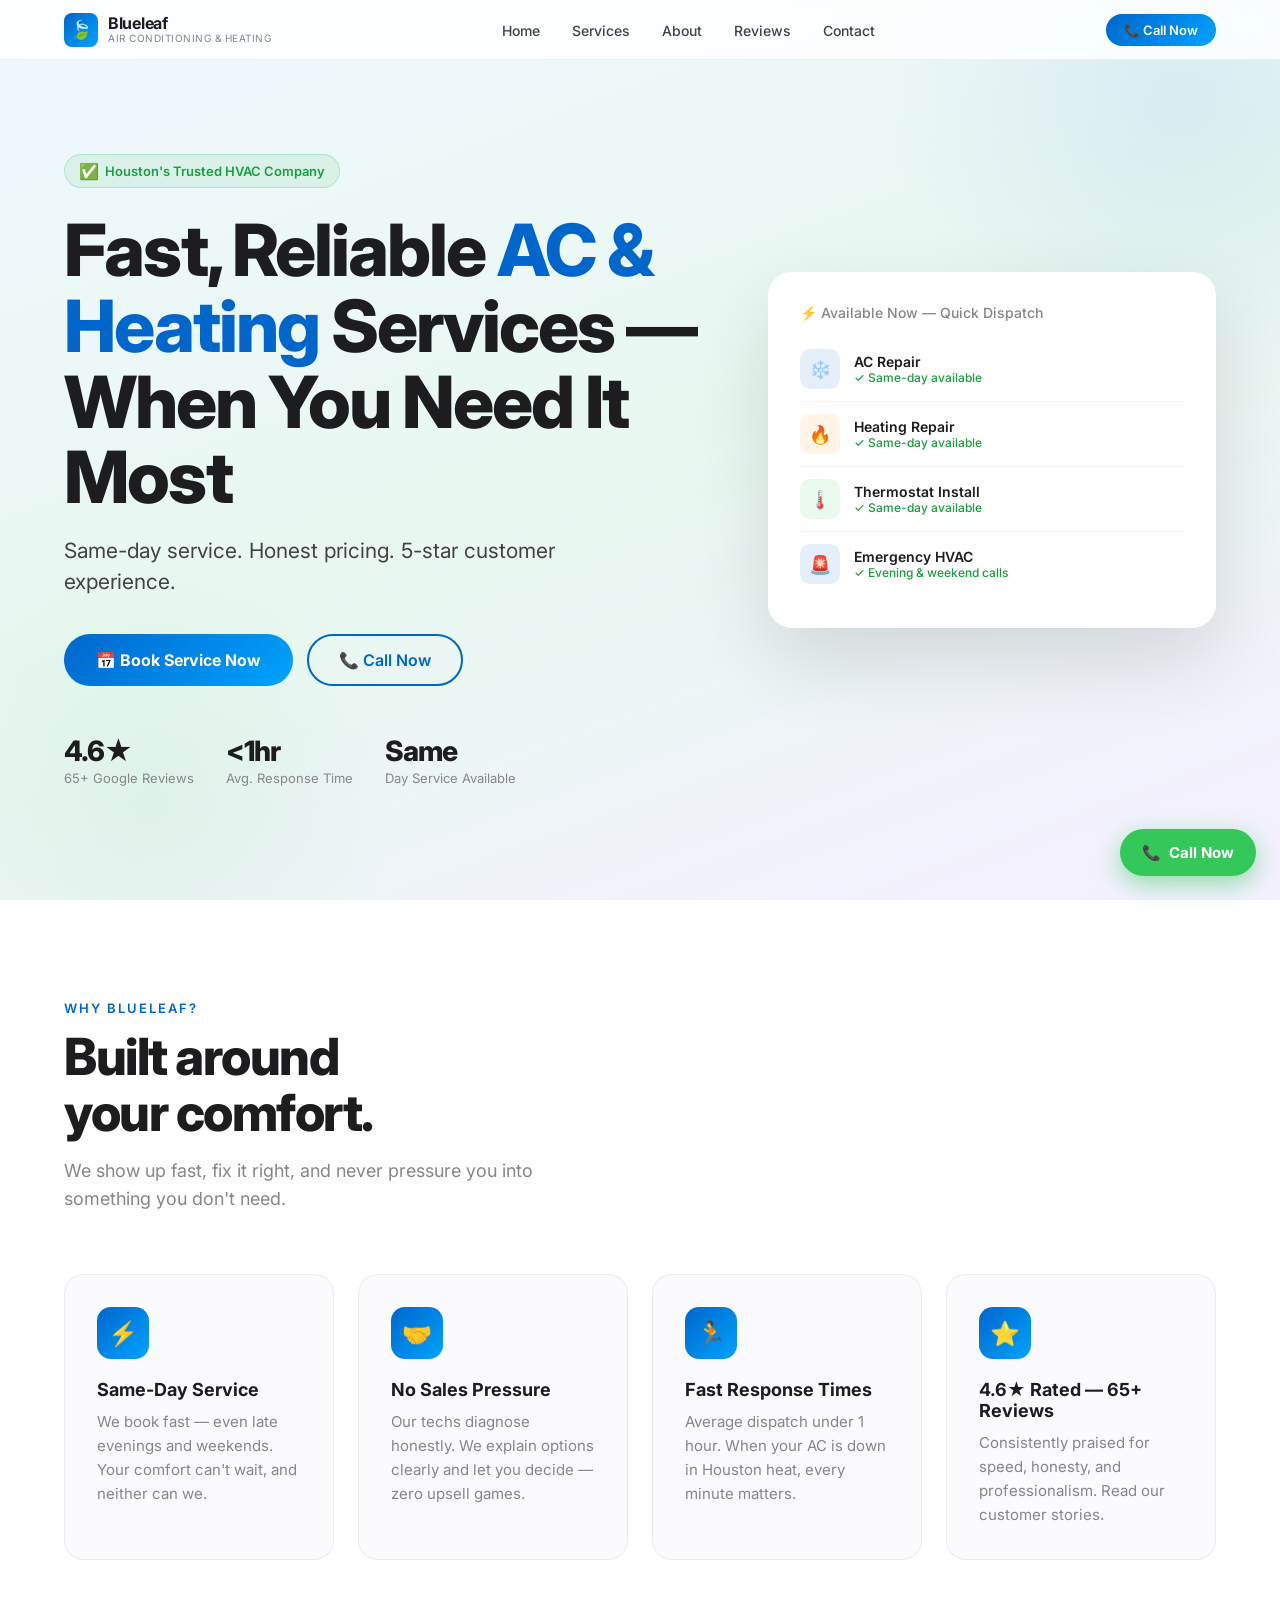
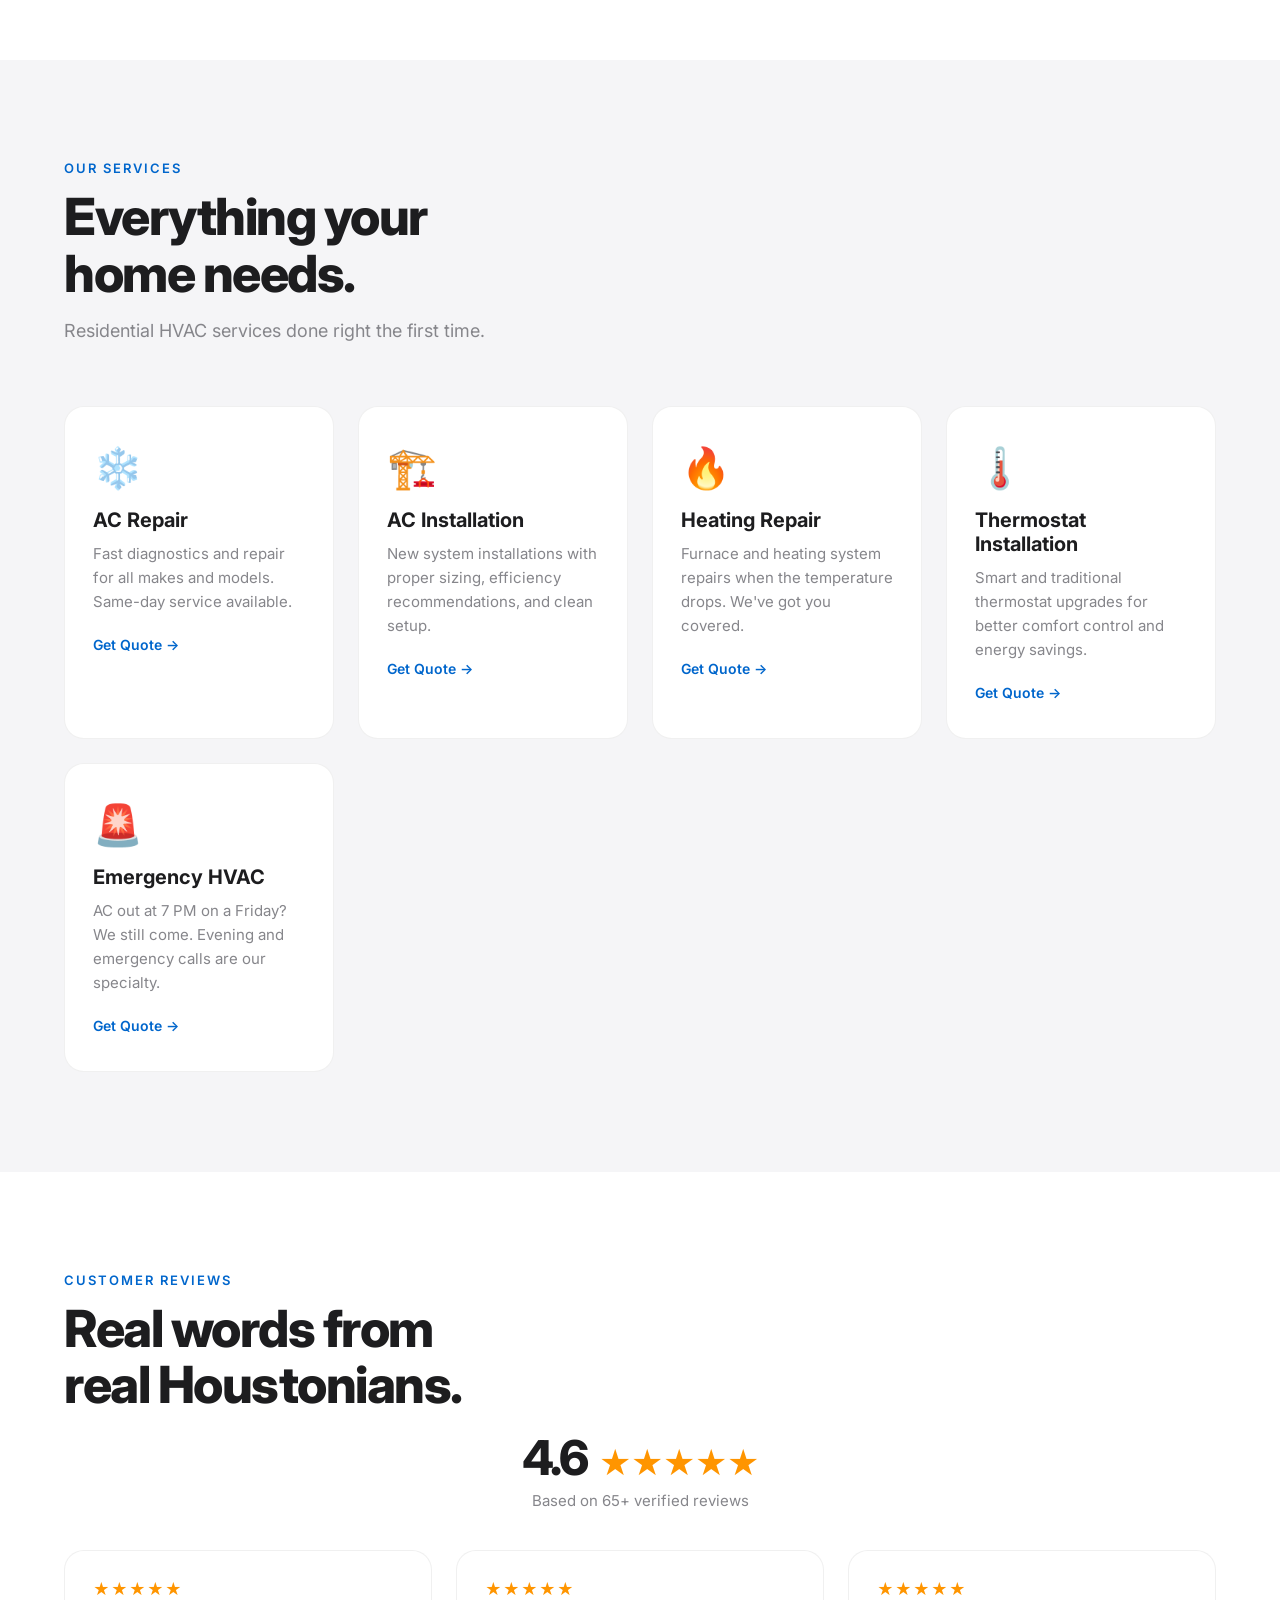
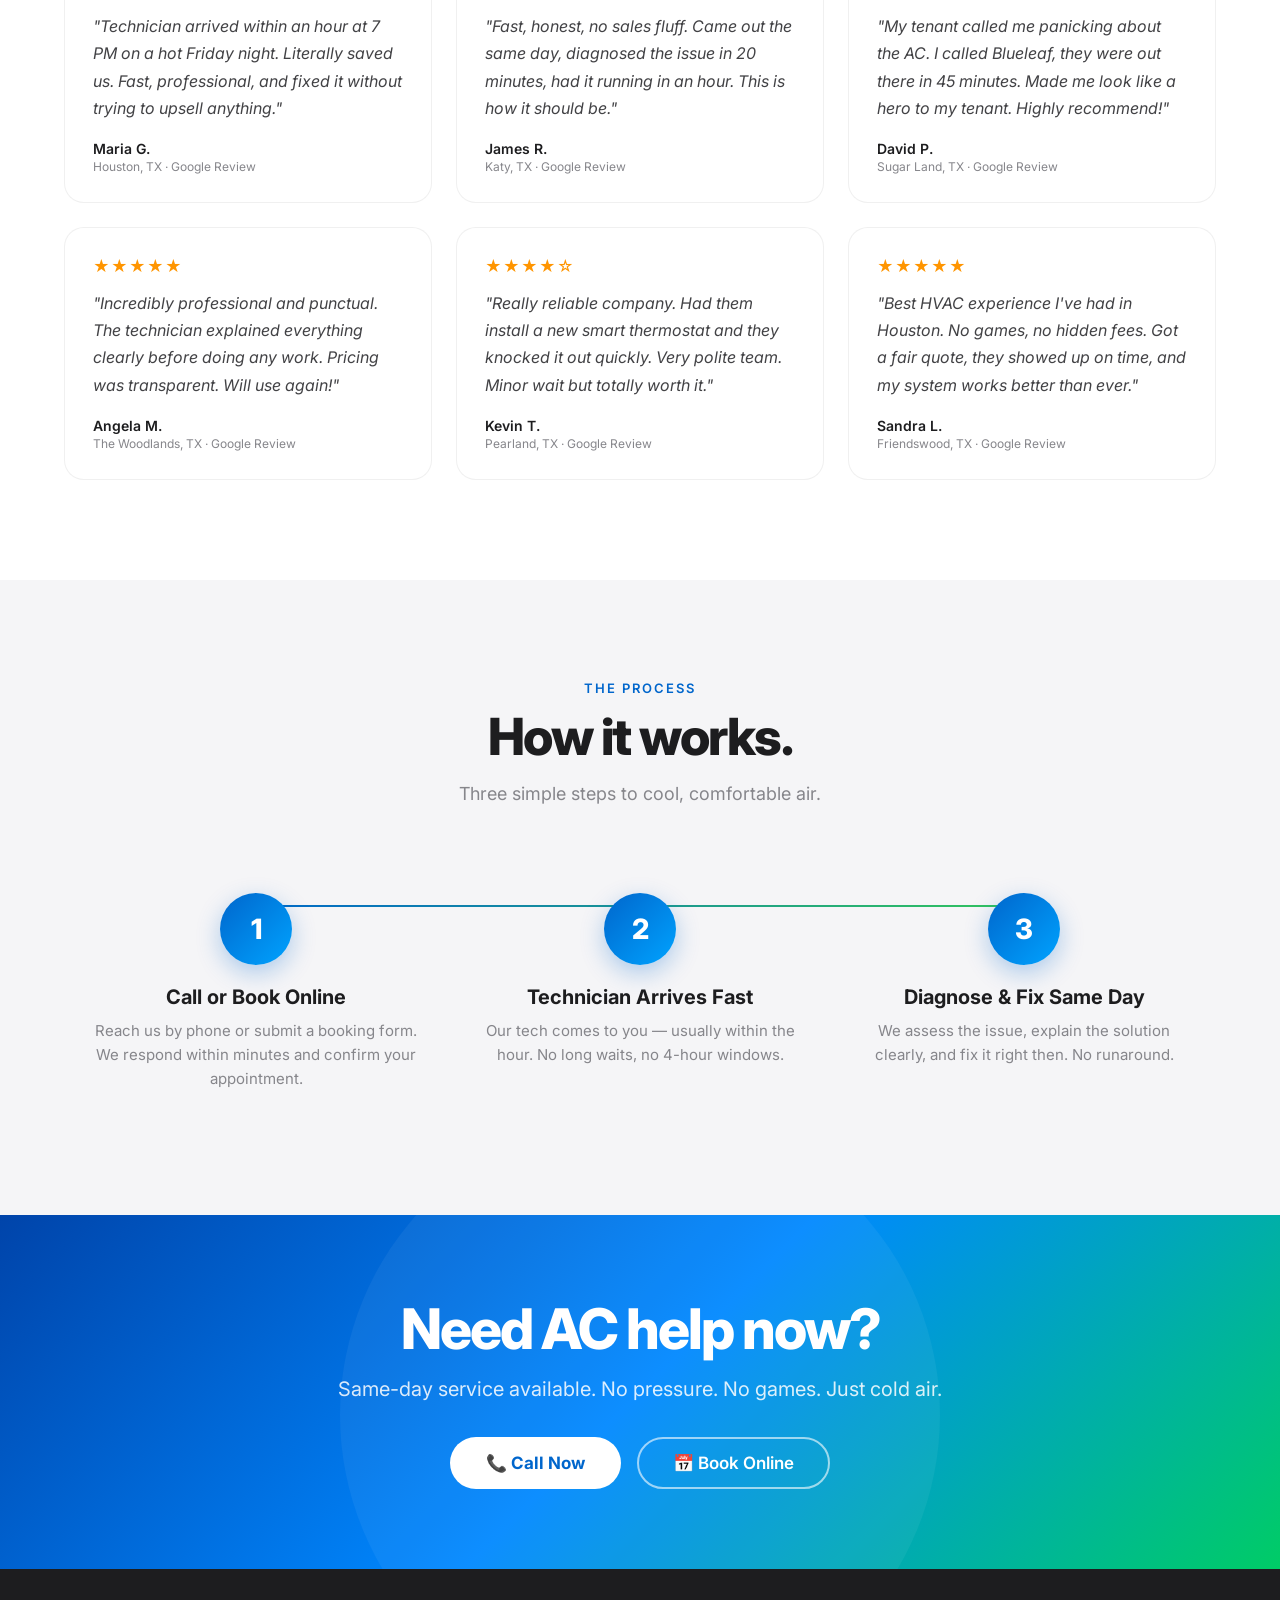
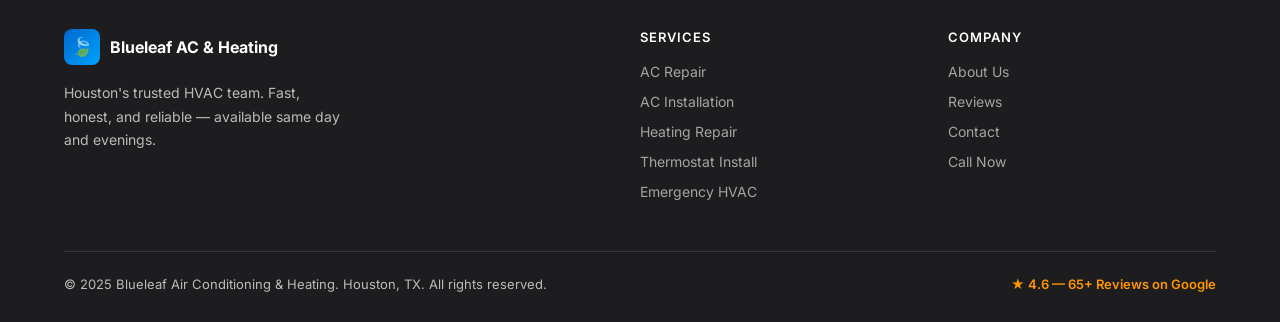
<file: index.html>
<!DOCTYPE html>
<html lang="en">
<head>
<meta charset="UTF-8"/>
<meta name="viewport" content="width=device-width, initial-scale=1.0"/>
<title>Blueleaf Air Conditioning & Heating | Houston HVAC Experts</title>
<meta name="description" content="Fast, reliable AC & heating services in Houston. Same-day service, honest pricing, 4.6★ rated. Call now for emergency HVAC repair."/>
<link rel="preconnect" href="https://fonts.googleapis.com"/>
<link href="https://fonts.googleapis.com/css2?family=Inter:wght@300;400;500;600;700;800;900&display=swap" rel="stylesheet"/>
<style>
  *, *::before, *::after { box-sizing: border-box; margin: 0; padding: 0; }

  :root {
    --blue: #0066CC;
    --blue-light: #4DA3FF;
    --green: #34C759;
    --green-dark: #1a9e40;
    --dark: #1d1d1f;
    --mid: #424245;
    --gray: #86868b;
    --light: #f5f5f7;
    --white: #ffffff;
    --card-bg: #fbfbfd;
    --gradient: linear-gradient(135deg, #e8f4fd 0%, #e8f8ef 100%);
    --blue-gradient: linear-gradient(135deg, #0066CC, #00A3FF);
  }

  html { scroll-behavior: smooth; }

  body {
    font-family: 'Inter', -apple-system, BlinkMacSystemFont, sans-serif;
    color: var(--dark);
    background: var(--white);
    overflow-x: hidden;
  }

  /* ─── NAV ─── */
  nav {
    position: fixed; top: 0; left: 0; right: 0; z-index: 1000;
    background: rgba(255,255,255,0.85);
    backdrop-filter: saturate(180%) blur(20px);
    -webkit-backdrop-filter: saturate(180%) blur(20px);
    border-bottom: 1px solid rgba(0,0,0,0.06);
    height: 60px;
    display: flex; align-items: center;
    padding: 0 5%;
    justify-content: space-between;
    transition: all 0.3s;
  }

  .nav-logo {
    display: flex; align-items: center; gap: 10px;
    text-decoration: none;
  }

  .logo-icon {
    width: 34px; height: 34px;
    background: var(--blue-gradient);
    border-radius: 8px;
    display: flex; align-items: center; justify-content: center;
    font-size: 18px;
  }

  .logo-text {
    font-size: 16px; font-weight: 700; color: var(--dark);
    letter-spacing: -0.3px;
    line-height: 1.1;
  }

  .logo-text span { display: block; font-size: 10px; font-weight: 400; color: var(--gray); letter-spacing: 0.5px; text-transform: uppercase; }

  .nav-links {
    display: flex; gap: 32px; list-style: none;
  }

  .nav-links a {
    text-decoration: none; color: var(--mid);
    font-size: 14px; font-weight: 500;
    transition: color 0.2s;
    cursor: pointer;
  }

  .nav-links a:hover { color: var(--blue); }

  .nav-cta {
    display: flex; gap: 10px; align-items: center;
  }

  .btn-call-nav {
    background: var(--blue-gradient);
    color: white; border: none;
    padding: 8px 18px; border-radius: 20px;
    font-size: 13px; font-weight: 600;
    cursor: pointer; text-decoration: none;
    transition: transform 0.2s, box-shadow 0.2s;
    white-space: nowrap;
  }

  .btn-call-nav:hover { transform: scale(1.03); box-shadow: 0 4px 16px rgba(0,102,204,0.3); }

  .hamburger { display: none; flex-direction: column; gap: 5px; cursor: pointer; padding: 4px; }
  .hamburger span { width: 22px; height: 2px; background: var(--dark); border-radius: 2px; transition: 0.3s; }

  /* ─── PAGES ─── */
  .page { display: none; }
  .page.active { display: block; }

  /* ─── HERO ─── */
  .hero {
    min-height: 100vh;
    background: linear-gradient(160deg, #f0f7ff 0%, #e8f8f0 50%, #f5f0ff 100%);
    display: flex; align-items: center;
    padding: 100px 5% 60px;
    position: relative; overflow: hidden;
  }

  .hero::before {
    content: '';
    position: absolute; top: -200px; right: -200px;
    width: 600px; height: 600px;
    background: radial-gradient(circle, rgba(0,102,204,0.08) 0%, transparent 70%);
    border-radius: 50%;
  }

  .hero::after {
    content: '';
    position: absolute; bottom: -150px; left: -100px;
    width: 500px; height: 500px;
    background: radial-gradient(circle, rgba(52,199,89,0.07) 0%, transparent 70%);
    border-radius: 50%;
  }

  .hero-content {
    max-width: 680px;
    position: relative; z-index: 1;
    animation: fadeUp 0.8s ease both;
  }

  .hero-badge {
    display: inline-flex; align-items: center; gap: 6px;
    background: rgba(52,199,89,0.1);
    border: 1px solid rgba(52,199,89,0.25);
    color: var(--green-dark); padding: 6px 14px; border-radius: 20px;
    font-size: 13px; font-weight: 600; margin-bottom: 24px;
  }

  .hero-badge span { font-size: 16px; }

  h1 {
    font-size: clamp(38px, 6vw, 72px);
    font-weight: 800;
    line-height: 1.05;
    letter-spacing: -2px;
    color: var(--dark);
    margin-bottom: 20px;
  }

  h1 em { font-style: normal; color: var(--blue); }

  .hero-sub {
    font-size: clamp(17px, 2vw, 21px);
    color: var(--mid);
    font-weight: 400;
    line-height: 1.5;
    margin-bottom: 36px;
    max-width: 540px;
  }

  .hero-btns { display: flex; gap: 14px; flex-wrap: wrap; }

  .btn-primary {
    background: var(--blue-gradient);
    color: white; border: none;
    padding: 16px 32px; border-radius: 50px;
    font-size: 16px; font-weight: 700;
    cursor: pointer;
    transition: transform 0.2s, box-shadow 0.2s;
    text-decoration: none; display: inline-flex; align-items: center; gap: 8px;
  }

  .btn-primary:hover { transform: scale(1.03); box-shadow: 0 8px 30px rgba(0,102,204,0.35); }

  .btn-secondary {
    background: transparent;
    color: var(--blue); border: 2px solid var(--blue);
    padding: 14px 30px; border-radius: 50px;
    font-size: 16px; font-weight: 600;
    cursor: pointer;
    transition: all 0.2s;
    text-decoration: none; display: inline-flex; align-items: center; gap: 8px;
  }

  .btn-secondary:hover { background: var(--blue); color: white; }

  .hero-stats {
    display: flex; gap: 32px; margin-top: 48px; flex-wrap: wrap;
  }

  .stat { text-align: left; }
  .stat-num { font-size: 28px; font-weight: 800; color: var(--dark); letter-spacing: -1px; }
  .stat-label { font-size: 13px; color: var(--gray); font-weight: 400; margin-top: 2px; }

  .hero-visual {
    position: absolute; right: 5%; top: 50%; transform: translateY(-50%);
    width: clamp(280px, 35vw, 480px);
    display: flex; align-items: center; justify-content: center;
    z-index: 1;
    animation: float 6s ease-in-out infinite;
  }

  .hero-card {
    background: white;
    border-radius: 24px;
    padding: 32px;
    box-shadow: 0 32px 80px rgba(0,0,0,0.12);
    width: 100%;
  }

  .hero-card-title { font-size: 14px; color: var(--gray); font-weight: 500; margin-bottom: 16px; }

  .service-item {
    display: flex; align-items: center; gap: 14px;
    padding: 12px 0; border-bottom: 1px solid var(--light);
  }

  .service-item:last-child { border-bottom: none; }

  .service-icon {
    width: 40px; height: 40px; border-radius: 10px;
    display: flex; align-items: center; justify-content: center;
    font-size: 18px;
    flex-shrink: 0;
  }

  .service-icon.blue { background: rgba(0,102,204,0.1); }
  .service-icon.green { background: rgba(52,199,89,0.1); }
  .service-icon.orange { background: rgba(255,149,0,0.1); }

  .service-name { font-size: 14px; font-weight: 600; color: var(--dark); }
  .service-avail { font-size: 12px; color: var(--green-dark); font-weight: 500; }

  /* ─── SECTIONS ─── */
  section {
    padding: 100px 5%;
  }

  .section-label {
    font-size: 13px; font-weight: 600;
    color: var(--blue); letter-spacing: 2px;
    text-transform: uppercase; margin-bottom: 12px;
  }

  .section-title {
    font-size: clamp(30px, 4vw, 52px);
    font-weight: 800; letter-spacing: -1.5px;
    line-height: 1.1; color: var(--dark);
    margin-bottom: 16px;
  }

  .section-sub {
    font-size: 18px; color: var(--gray);
    font-weight: 400; line-height: 1.6;
    max-width: 560px; margin-bottom: 60px;
  }

  /* ─── WHY US ─── */
  .why-grid {
    display: grid; grid-template-columns: repeat(auto-fit, minmax(220px, 1fr));
    gap: 24px; margin-top: 60px;
  }

  .why-card {
    background: var(--card-bg);
    border: 1px solid rgba(0,0,0,0.06);
    border-radius: 20px; padding: 32px;
    transition: transform 0.3s, box-shadow 0.3s;
  }

  .why-card:hover { transform: translateY(-6px); box-shadow: 0 20px 50px rgba(0,0,0,0.08); }

  .why-icon {
    width: 52px; height: 52px; border-radius: 14px;
    background: var(--blue-gradient);
    display: flex; align-items: center; justify-content: center;
    font-size: 24px; margin-bottom: 20px;
  }

  .why-title { font-size: 18px; font-weight: 700; color: var(--dark); margin-bottom: 10px; }
  .why-desc { font-size: 15px; color: var(--gray); line-height: 1.6; }

  /* ─── SERVICES GRID ─── */
  .bg-light { background: var(--light); }

  .services-grid {
    display: grid; grid-template-columns: repeat(auto-fit, minmax(260px, 1fr));
    gap: 24px;
  }

  .service-card {
    background: white; border-radius: 20px; padding: 36px 28px;
    border: 1px solid rgba(0,0,0,0.06);
    transition: all 0.3s; cursor: pointer;
    position: relative; overflow: hidden;
  }

  .service-card::before {
    content: '';
    position: absolute; top: 0; left: 0; right: 0; height: 3px;
    background: var(--blue-gradient);
    transform: scaleX(0); transform-origin: left;
    transition: transform 0.3s;
  }

  .service-card:hover::before { transform: scaleX(1); }
  .service-card:hover { transform: translateY(-4px); box-shadow: 0 20px 40px rgba(0,0,0,0.09); }

  .svc-icon { font-size: 40px; margin-bottom: 16px; display: block; }
  .svc-title { font-size: 20px; font-weight: 700; color: var(--dark); margin-bottom: 10px; }
  .svc-desc { font-size: 15px; color: var(--gray); line-height: 1.6; margin-bottom: 20px; }

  .btn-quote {
    display: inline-flex; align-items: center; gap: 6px;
    color: var(--blue); font-size: 14px; font-weight: 600;
    text-decoration: none; cursor: pointer;
    transition: gap 0.2s;
  }

  .btn-quote:hover { gap: 10px; }

  /* ─── REVIEWS ─── */
  .reviews-grid {
    display: grid; grid-template-columns: repeat(auto-fit, minmax(300px, 1fr));
    gap: 24px;
  }

  .review-card {
    background: white; border-radius: 20px; padding: 28px;
    border: 1px solid rgba(0,0,0,0.06);
    transition: transform 0.3s, box-shadow 0.3s;
  }

  .review-card:hover { transform: translateY(-4px); box-shadow: 0 16px 40px rgba(0,0,0,0.08); }

  .stars { color: #FF9500; font-size: 16px; letter-spacing: 1px; margin-bottom: 14px; }
  .review-text { font-size: 16px; color: var(--mid); line-height: 1.7; margin-bottom: 18px; font-style: italic; }
  .reviewer { font-size: 14px; font-weight: 600; color: var(--dark); }
  .reviewer-date { font-size: 12px; color: var(--gray); margin-top: 2px; }

  .rating-summary {
    text-align: center; margin-bottom: 60px;
    padding: 40px; background: var(--blue-gradient);
    border-radius: 24px; color: white;
  }

  .rating-num { font-size: 72px; font-weight: 800; letter-spacing: -3px; line-height: 1; }
  .rating-stars { font-size: 32px; margin: 8px 0; }
  .rating-count { font-size: 16px; opacity: 0.85; }

  /* ─── HOW IT WORKS ─── */
  .steps {
    display: grid; grid-template-columns: repeat(auto-fit, minmax(240px, 1fr));
    gap: 0; position: relative;
  }

  .steps::before {
    content: '';
    position: absolute; top: 36px; left: 15%; right: 15%; height: 2px;
    background: linear-gradient(90deg, var(--blue), var(--green));
  }

  .step {
    text-align: center; padding: 24px; position: relative;
  }

  .step-num {
    width: 72px; height: 72px; border-radius: 50%;
    background: var(--blue-gradient);
    display: flex; align-items: center; justify-content: center;
    font-size: 28px; font-weight: 800; color: white;
    margin: 0 auto 20px;
    box-shadow: 0 8px 24px rgba(0,102,204,0.3);
    position: relative; z-index: 1;
  }

  .step-title { font-size: 20px; font-weight: 700; color: var(--dark); margin-bottom: 10px; }
  .step-desc { font-size: 15px; color: var(--gray); line-height: 1.6; }

  /* ─── CTA BAND ─── */
  .cta-band {
    background: linear-gradient(135deg, #0044aa 0%, #0088ff 50%, #00cc66 100%);
    padding: 80px 5%;
    text-align: center; color: white;
    position: relative; overflow: hidden;
  }

  .cta-band::before {
    content: '';
    position: absolute; top: -100px; left: 50%; transform: translateX(-50%);
    width: 600px; height: 600px;
    background: rgba(255,255,255,0.05);
    border-radius: 50%;
  }

  .cta-band h2 { font-size: clamp(32px, 5vw, 56px); font-weight: 800; letter-spacing: -2px; margin-bottom: 14px; }
  .cta-band p { font-size: 20px; opacity: 0.85; margin-bottom: 36px; }
  .cta-band-btns { display: flex; gap: 16px; justify-content: center; flex-wrap: wrap; }

  .btn-white {
    background: white; color: var(--blue);
    border: none; padding: 16px 36px; border-radius: 50px;
    font-size: 17px; font-weight: 700; cursor: pointer;
    transition: transform 0.2s, box-shadow 0.2s;
    text-decoration: none; display: inline-flex; align-items: center; gap: 8px;
  }

  .btn-white:hover { transform: scale(1.04); box-shadow: 0 8px 24px rgba(0,0,0,0.2); }

  .btn-outline-white {
    background: transparent; color: white;
    border: 2px solid rgba(255,255,255,0.6);
    padding: 14px 34px; border-radius: 50px;
    font-size: 17px; font-weight: 600; cursor: pointer;
    transition: all 0.2s;
    text-decoration: none; display: inline-flex; align-items: center; gap: 8px;
  }

  .btn-outline-white:hover { background: rgba(255,255,255,0.15); border-color: white; }

  /* ─── ABOUT PAGE ─── */
  .about-hero {
    background: var(--gradient);
    padding: 120px 5% 80px;
    display: grid; grid-template-columns: 1fr 1fr; gap: 60px;
    align-items: center;
  }

  .about-values {
    display: grid; grid-template-columns: 1fr 1fr; gap: 20px; margin-top: 40px;
  }

  .value-chip {
    background: white; border: 1px solid rgba(0,0,0,0.06);
    border-radius: 14px; padding: 20px;
    display: flex; align-items: center; gap: 12px;
  }

  .value-chip span:first-child { font-size: 24px; }
  .value-chip-text { font-size: 14px; font-weight: 600; color: var(--dark); }

  .about-img-placeholder {
    width: 100%; aspect-ratio: 4/3;
    border-radius: 24px;
    background: linear-gradient(135deg, #e8f4fd, #e8f8ef);
    display: flex; align-items: center; justify-content: center;
    font-size: 80px;
    box-shadow: 0 32px 60px rgba(0,0,0,0.1);
  }

  /* ─── CONTACT PAGE ─── */
  .contact-layout {
    display: grid; grid-template-columns: 1fr 1fr; gap: 60px;
    align-items: start;
  }

  .contact-form {
    background: white; border-radius: 24px; padding: 40px;
    border: 1px solid rgba(0,0,0,0.07);
    box-shadow: 0 20px 60px rgba(0,0,0,0.06);
  }

  .form-title { font-size: 24px; font-weight: 700; color: var(--dark); margin-bottom: 28px; }

  .form-group { margin-bottom: 18px; }
  .form-group label { display: block; font-size: 13px; font-weight: 600; color: var(--mid); margin-bottom: 7px; }

  .form-group input, .form-group textarea, .form-group select {
    width: 100%; padding: 13px 16px;
    border: 1.5px solid #e0e0e5; border-radius: 12px;
    font-size: 15px; font-family: inherit; color: var(--dark);
    background: #fafafa;
    transition: border-color 0.2s, box-shadow 0.2s;
    outline: none;
  }

  .form-group input:focus, .form-group textarea:focus {
    border-color: var(--blue); background: white;
    box-shadow: 0 0 0 3px rgba(0,102,204,0.1);
  }

  .form-group textarea { resize: vertical; min-height: 120px; }

  .btn-submit {
    width: 100%; background: var(--blue-gradient);
    color: white; border: none; padding: 16px;
    border-radius: 50px; font-size: 16px; font-weight: 700;
    cursor: pointer; transition: transform 0.2s, box-shadow 0.2s; margin-top: 8px;
  }

  .btn-submit:hover { transform: scale(1.02); box-shadow: 0 8px 24px rgba(0,102,204,0.35); }

  .contact-info h3 { font-size: 28px; font-weight: 700; color: var(--dark); margin-bottom: 8px; }
  .contact-info p { font-size: 16px; color: var(--gray); margin-bottom: 36px; line-height: 1.6; }

  .info-item {
    display: flex; align-items: flex-start; gap: 16px;
    padding: 20px; background: var(--card-bg);
    border-radius: 16px; margin-bottom: 14px;
    border: 1px solid rgba(0,0,0,0.06);
    transition: box-shadow 0.2s;
  }

  .info-item:hover { box-shadow: 0 8px 24px rgba(0,0,0,0.07); }

  .info-icon {
    width: 44px; height: 44px; border-radius: 12px;
    background: var(--blue-gradient);
    display: flex; align-items: center; justify-content: center;
    font-size: 20px; flex-shrink: 0;
  }

  .info-label { font-size: 12px; font-weight: 600; color: var(--gray); text-transform: uppercase; letter-spacing: 0.5px; }
  .info-val { font-size: 16px; font-weight: 600; color: var(--dark); margin-top: 2px; }
  .info-val a { color: var(--blue); text-decoration: none; }

  .avail-badge {
    display: flex; align-items: center; gap: 8px;
    background: rgba(52,199,89,0.1); border: 1px solid rgba(52,199,89,0.25);
    color: var(--green-dark); padding: 14px 20px; border-radius: 14px;
    font-size: 14px; font-weight: 600; margin-top: 24px;
  }

  .avail-dot {
    width: 8px; height: 8px; background: var(--green);
    border-radius: 50%; animation: pulse 2s infinite;
  }

  /* ─── FOOTER ─── */
  footer {
    background: var(--dark); color: rgba(255,255,255,0.7);
    padding: 60px 5% 30px;
  }

  .footer-grid {
    display: grid; grid-template-columns: 2fr 1fr 1fr;
    gap: 40px; margin-bottom: 40px;
  }

  .footer-brand { }
  .footer-logo { display: flex; align-items: center; gap: 10px; margin-bottom: 16px; }
  .footer-logo-icon {
    width: 36px; height: 36px; background: var(--blue-gradient);
    border-radius: 8px; display: flex; align-items: center; justify-content: center; font-size: 18px;
  }
  .footer-logo-text { font-size: 16px; font-weight: 700; color: white; }
  .footer-desc { font-size: 14px; line-height: 1.7; max-width: 280px; }

  .footer-col h4 { font-size: 13px; font-weight: 600; color: white; text-transform: uppercase; letter-spacing: 1px; margin-bottom: 16px; }
  .footer-col ul { list-style: none; }
  .footer-col ul li { margin-bottom: 10px; }
  .footer-col ul li a { font-size: 14px; color: rgba(255,255,255,0.6); text-decoration: none; cursor: pointer; transition: color 0.2s; }
  .footer-col ul li a:hover { color: white; }

  .footer-bottom {
    border-top: 1px solid rgba(255,255,255,0.1);
    padding-top: 24px;
    display: flex; justify-content: space-between; align-items: center;
    font-size: 13px; flex-wrap: wrap; gap: 12px;
  }

  .footer-rating { display: flex; align-items: center; gap: 6px; color: #FF9500; font-weight: 600; }

  /* ─── FLOATING CALL BTN ─── */
  .float-call {
    position: fixed; bottom: 24px; right: 24px; z-index: 999;
    background: var(--green);
    color: white; border: none; padding: 14px 22px;
    border-radius: 50px; font-size: 15px; font-weight: 700;
    cursor: pointer; box-shadow: 0 8px 24px rgba(52,199,89,0.5);
    display: flex; align-items: center; gap: 8px;
    transition: transform 0.2s, box-shadow 0.2s;
    text-decoration: none;
    animation: bounce 2s ease-in-out infinite;
  }

  .float-call:hover { transform: scale(1.06); box-shadow: 0 12px 32px rgba(52,199,89,0.6); animation: none; }

  /* ─── ANIMATIONS ─── */
  @keyframes fadeUp {
    from { opacity: 0; transform: translateY(30px); }
    to { opacity: 1; transform: translateY(0); }
  }

  @keyframes float {
    0%, 100% { transform: translateY(-50%) translateY(0px); }
    50% { transform: translateY(-50%) translateY(-16px); }
  }

  @keyframes pulse {
    0%, 100% { transform: scale(1); opacity: 1; }
    50% { transform: scale(1.5); opacity: 0.7; }
  }

  @keyframes bounce {
    0%, 100% { transform: translateY(0); }
    50% { transform: translateY(-6px); }
  }

  .fade-in { opacity: 0; transform: translateY(24px); transition: opacity 0.6s ease, transform 0.6s ease; }
  .fade-in.visible { opacity: 1; transform: translateY(0); }

  /* ─── FORM SUCCESS ─── */
  .form-success {
    display: none; text-align: center; padding: 40px 20px;
  }

  .form-success .check { font-size: 56px; margin-bottom: 16px; }
  .form-success h3 { font-size: 24px; font-weight: 700; margin-bottom: 8px; }
  .form-success p { color: var(--gray); }

  /* ─── MOBILE ─── */
  @media (max-width: 900px) {
    .hero-visual { display: none; }
    .about-hero { grid-template-columns: 1fr; }
    .contact-layout { grid-template-columns: 1fr; }
    .steps::before { display: none; }
    .footer-grid { grid-template-columns: 1fr; }
    .nav-links { display: none; }
    .hamburger { display: flex; }
  }

  @media (max-width: 600px) {
    section { padding: 70px 5%; }
    .about-values { grid-template-columns: 1fr; }
    .hero-stats { gap: 20px; }
    .float-call .call-text { display: none; }
  }

  /* ─── MOBILE NAV MENU ─── */
  .mobile-menu {
    display: none; position: fixed; top: 60px; left: 0; right: 0;
    background: rgba(255,255,255,0.97); backdrop-filter: blur(20px);
    padding: 20px; z-index: 999; border-bottom: 1px solid rgba(0,0,0,0.08);
    flex-direction: column; gap: 4px;
  }

  .mobile-menu.open { display: flex; }

  .mobile-menu a {
    padding: 14px 16px; border-radius: 12px; text-decoration: none;
    color: var(--dark); font-size: 16px; font-weight: 500;
    cursor: pointer; transition: background 0.2s;
  }

  .mobile-menu a:hover { background: var(--light); }

  .divider { height: 1px; background: rgba(0,0,0,0.06); margin: 8px 0; }

</style>
</head>
<body>

<!-- NAV -->
<nav id="mainNav">
  <a class="nav-logo" onclick="showPage('home')">
    <div class="logo-icon">🍃</div>
    <div class="logo-text">Blueleaf
      <span>Air Conditioning & Heating</span>
    </div>
  </a>
  <ul class="nav-links">
    <li><a onclick="showPage('home')">Home</a></li>
    <li><a onclick="showPage('services')">Services</a></li>
    <li><a onclick="showPage('about')">About</a></li>
    <li><a onclick="showPage('reviews')">Reviews</a></li>
    <li><a onclick="showPage('contact')">Contact</a></li>
  </ul>
  <div class="nav-cta">
    <a href="tel:+18005551234" class="btn-call-nav">📞 Call Now</a>
    <div class="hamburger" onclick="toggleMenu()">
      <span></span><span></span><span></span>
    </div>
  </div>
</nav>

<div class="mobile-menu" id="mobileMenu">
  <a onclick="showPage('home'); toggleMenu()">🏠 Home</a>
  <a onclick="showPage('services'); toggleMenu()">🔧 Services</a>
  <a onclick="showPage('about'); toggleMenu()">ℹ️ About</a>
  <a onclick="showPage('reviews'); toggleMenu()">⭐ Reviews</a>
  <a onclick="showPage('contact'); toggleMenu()">📞 Contact</a>
  <div class="divider"></div>
  <a href="tel:+18005551234" style="background:#0066CC;color:white;text-align:center;font-weight:700;border-radius:50px;">📞 Call Now</a>
</div>

<!-- ══════════════════════════════════
     PAGE: HOME
══════════════════════════════════ -->
<div class="page active" id="page-home">

  <!-- HERO -->
  <section class="hero">
    <div class="hero-content">
      <div class="hero-badge"><span>✅</span> Houston's Trusted HVAC Company</div>
      <h1>Fast, Reliable <em>AC & Heating</em> Services — When You Need It Most</h1>
      <p class="hero-sub">Same-day service. Honest pricing. 5-star customer experience.</p>
      <div class="hero-btns">
        <a onclick="showPage('contact')" class="btn-primary">📅 Book Service Now</a>
        <a href="tel:+18005551234" class="btn-secondary">📞 Call Now</a>
      </div>
      <div class="hero-stats">
        <div class="stat">
          <div class="stat-num">4.6★</div>
          <div class="stat-label">65+ Google Reviews</div>
        </div>
        <div class="stat">
          <div class="stat-num">&lt;1hr</div>
          <div class="stat-label">Avg. Response Time</div>
        </div>
        <div class="stat">
          <div class="stat-num">Same</div>
          <div class="stat-label">Day Service Available</div>
        </div>
      </div>
    </div>
    <div class="hero-visual">
      <div class="hero-card">
        <div class="hero-card-title">⚡ Available Now — Quick Dispatch</div>
        <div class="service-item">
          <div class="service-icon blue">❄️</div>
          <div>
            <div class="service-name">AC Repair</div>
            <div class="service-avail">✓ Same-day available</div>
          </div>
        </div>
        <div class="service-item">
          <div class="service-icon orange">🔥</div>
          <div>
            <div class="service-name">Heating Repair</div>
            <div class="service-avail">✓ Same-day available</div>
          </div>
        </div>
        <div class="service-item">
          <div class="service-icon green">🌡️</div>
          <div>
            <div class="service-name">Thermostat Install</div>
            <div class="service-avail">✓ Same-day available</div>
          </div>
        </div>
        <div class="service-item">
          <div class="service-icon blue">🚨</div>
          <div>
            <div class="service-name">Emergency HVAC</div>
            <div class="service-avail">✓ Evening & weekend calls</div>
          </div>
        </div>
      </div>
    </div>
  </section>

  <!-- WHY US -->
  <section>
    <div class="section-label">Why Blueleaf?</div>
    <h2 class="section-title">Built around<br/>your comfort.</h2>
    <p class="section-sub">We show up fast, fix it right, and never pressure you into something you don't need.</p>
    <div class="why-grid">
      <div class="why-card fade-in">
        <div class="why-icon">⚡</div>
        <div class="why-title">Same-Day Service</div>
        <div class="why-desc">We book fast — even late evenings and weekends. Your comfort can't wait, and neither can we.</div>
      </div>
      <div class="why-card fade-in">
        <div class="why-icon">🤝</div>
        <div class="why-title">No Sales Pressure</div>
        <div class="why-desc">Our techs diagnose honestly. We explain options clearly and let you decide — zero upsell games.</div>
      </div>
      <div class="why-card fade-in">
        <div class="why-icon">🏃</div>
        <div class="why-title">Fast Response Times</div>
        <div class="why-desc">Average dispatch under 1 hour. When your AC is down in Houston heat, every minute matters.</div>
      </div>
      <div class="why-card fade-in">
        <div class="why-icon">⭐</div>
        <div class="why-title">4.6★ Rated — 65+ Reviews</div>
        <div class="why-desc">Consistently praised for speed, honesty, and professionalism. Read our customer stories.</div>
      </div>
    </div>
  </section>

  <!-- SERVICES PREVIEW -->
  <section class="bg-light">
    <div class="section-label">Our Services</div>
    <h2 class="section-title">Everything your<br/>home needs.</h2>
    <p class="section-sub">Residential HVAC services done right the first time.</p>
    <div class="services-grid">
      <div class="service-card fade-in">
        <span class="svc-icon">❄️</span>
        <div class="svc-title">AC Repair</div>
        <div class="svc-desc">Fast diagnostics and repair for all makes and models. Same-day service available.</div>
        <a class="btn-quote" onclick="showPage('contact')">Get Quote →</a>
      </div>
      <div class="service-card fade-in">
        <span class="svc-icon">🏗️</span>
        <div class="svc-title">AC Installation</div>
        <div class="svc-desc">New system installations with proper sizing, efficiency recommendations, and clean setup.</div>
        <a class="btn-quote" onclick="showPage('contact')">Get Quote →</a>
      </div>
      <div class="service-card fade-in">
        <span class="svc-icon">🔥</span>
        <div class="svc-title">Heating Repair</div>
        <div class="svc-desc">Furnace and heating system repairs when the temperature drops. We've got you covered.</div>
        <a class="btn-quote" onclick="showPage('contact')">Get Quote →</a>
      </div>
      <div class="service-card fade-in">
        <span class="svc-icon">🌡️</span>
        <div class="svc-title">Thermostat Installation</div>
        <div class="svc-desc">Smart and traditional thermostat upgrades for better comfort control and energy savings.</div>
        <a class="btn-quote" onclick="showPage('contact')">Get Quote →</a>
      </div>
      <div class="service-card fade-in">
        <span class="svc-icon">🚨</span>
        <div class="svc-title">Emergency HVAC</div>
        <div class="svc-desc">AC out at 7 PM on a Friday? We still come. Evening and emergency calls are our specialty.</div>
        <a class="btn-quote" onclick="showPage('contact')">Get Quote →</a>
      </div>
    </div>
  </section>

  <!-- TESTIMONIALS -->
  <section>
    <div class="section-label">Customer Reviews</div>
    <h2 class="section-title">Real words from<br/>real Houstonians.</h2>
    <div style="text-align:center;margin-bottom:40px;">
      <span style="font-size:48px;font-weight:800;color:#1d1d1f;letter-spacing:-2px;">4.6</span>
      <span style="font-size:32px;color:#FF9500;margin-left:8px;">★★★★★</span>
      <div style="color:#86868b;font-size:15px;margin-top:4px;">Based on 65+ verified reviews</div>
    </div>
    <div class="reviews-grid">
      <div class="review-card fade-in">
        <div class="stars">★★★★★</div>
        <div class="review-text">"Technician arrived within an hour at 7 PM on a hot Friday night. Literally saved us. Fast, professional, and fixed it without trying to upsell anything."</div>
        <div class="reviewer">Maria G.</div>
        <div class="reviewer-date">Houston, TX · Google Review</div>
      </div>
      <div class="review-card fade-in">
        <div class="stars">★★★★★</div>
        <div class="review-text">"Fast, honest, no sales fluff. Came out the same day, diagnosed the issue in 20 minutes, had it running in an hour. This is how it should be."</div>
        <div class="reviewer">James R.</div>
        <div class="reviewer-date">Katy, TX · Google Review</div>
      </div>
      <div class="review-card fade-in">
        <div class="stars">★★★★★</div>
        <div class="review-text">"My tenant called me panicking about the AC. I called Blueleaf, they were out there in 45 minutes. Made me look like a hero to my tenant. Highly recommend!"</div>
        <div class="reviewer">David P.</div>
        <div class="reviewer-date">Sugar Land, TX · Google Review</div>
      </div>
      <div class="review-card fade-in">
        <div class="stars">★★★★★</div>
        <div class="review-text">"Incredibly professional and punctual. The technician explained everything clearly before doing any work. Pricing was transparent. Will use again!"</div>
        <div class="reviewer">Angela M.</div>
        <div class="reviewer-date">The Woodlands, TX · Google Review</div>
      </div>
      <div class="review-card fade-in">
        <div class="stars">★★★★☆</div>
        <div class="review-text">"Really reliable company. Had them install a new smart thermostat and they knocked it out quickly. Very polite team. Minor wait but totally worth it."</div>
        <div class="reviewer">Kevin T.</div>
        <div class="reviewer-date">Pearland, TX · Google Review</div>
      </div>
      <div class="review-card fade-in">
        <div class="stars">★★★★★</div>
        <div class="review-text">"Best HVAC experience I've had in Houston. No games, no hidden fees. Got a fair quote, they showed up on time, and my system works better than ever."</div>
        <div class="reviewer">Sandra L.</div>
        <div class="reviewer-date">Friendswood, TX · Google Review</div>
      </div>
    </div>
  </section>

  <!-- HOW IT WORKS -->
  <section class="bg-light">
    <div style="text-align:center;">
      <div class="section-label" style="justify-content:center;display:flex;">The Process</div>
      <h2 class="section-title">How it works.</h2>
      <p class="section-sub" style="margin:0 auto 60px;">Three simple steps to cool, comfortable air.</p>
    </div>
    <div class="steps">
      <div class="step fade-in">
        <div class="step-num">1</div>
        <div class="step-title">Call or Book Online</div>
        <div class="step-desc">Reach us by phone or submit a booking form. We respond within minutes and confirm your appointment.</div>
      </div>
      <div class="step fade-in">
        <div class="step-num">2</div>
        <div class="step-title">Technician Arrives Fast</div>
        <div class="step-desc">Our tech comes to you — usually within the hour. No long waits, no 4-hour windows.</div>
      </div>
      <div class="step fade-in">
        <div class="step-num">3</div>
        <div class="step-title">Diagnose & Fix Same Day</div>
        <div class="step-desc">We assess the issue, explain the solution clearly, and fix it right then. No runaround.</div>
      </div>
    </div>
  </section>

  <!-- BOTTOM CTA -->
  <div class="cta-band">
    <div style="position:relative;z-index:1;">
      <h2>Need AC help now?</h2>
      <p>Same-day service available. No pressure. No games. Just cold air.</p>
      <div class="cta-band-btns">
        <a href="tel:+18005551234" class="btn-white">📞 Call Now</a>
        <a onclick="showPage('contact')" class="btn-outline-white">📅 Book Online</a>
      </div>
    </div>
  </div>

  <!-- FOOTER -->
  <footer>
    <div class="footer-grid">
      <div class="footer-brand">
        <div class="footer-logo">
          <div class="footer-logo-icon">🍃</div>
          <div class="footer-logo-text">Blueleaf AC & Heating</div>
        </div>
        <p class="footer-desc">Houston's trusted HVAC team. Fast, honest, and reliable — available same day and evenings.</p>
      </div>
      <div class="footer-col">
        <h4>Services</h4>
        <ul>
          <li><a onclick="showPage('services')">AC Repair</a></li>
          <li><a onclick="showPage('services')">AC Installation</a></li>
          <li><a onclick="showPage('services')">Heating Repair</a></li>
          <li><a onclick="showPage('services')">Thermostat Install</a></li>
          <li><a onclick="showPage('services')">Emergency HVAC</a></li>
        </ul>
      </div>
      <div class="footer-col">
        <h4>Company</h4>
        <ul>
          <li><a onclick="showPage('about')">About Us</a></li>
          <li><a onclick="showPage('reviews')">Reviews</a></li>
          <li><a onclick="showPage('contact')">Contact</a></li>
          <li><a href="tel:+18005551234">Call Now</a></li>
        </ul>
      </div>
    </div>
    <div class="footer-bottom">
      <div>© 2025 Blueleaf Air Conditioning & Heating. Houston, TX. All rights reserved.</div>
      <div class="footer-rating">★ 4.6 — 65+ Reviews on Google</div>
    </div>
  </footer>
</div>

<!-- ══════════════════════════════════
     PAGE: SERVICES
══════════════════════════════════ -->
<div class="page" id="page-services">
  <div style="background:var(--gradient);padding:120px 5% 80px;">
    <div class="section-label">What We Do</div>
    <h1 style="font-size:clamp(36px,5vw,64px);font-weight:800;letter-spacing:-2px;max-width:600px;margin-bottom:16px;">All your HVAC needs, handled.</h1>
    <p style="font-size:18px;color:var(--gray);max-width:500px;line-height:1.6;">From emergency repairs to full system installations — we do it all with speed and honesty.</p>
  </div>
  <section>
    <div class="services-grid">
      <div class="service-card fade-in">
        <span class="svc-icon">❄️</span>
        <div class="svc-title">AC Repair</div>
        <div class="svc-desc">Your AC not cooling? We diagnose and repair all makes and models — Carrier, Lennox, Trane, Goodman, and more. Same-day service available. We'll have you cool again fast.</div>
        <a class="btn-quote" onclick="showPage('contact')">Get a Free Quote →</a>
      </div>
      <div class="service-card fade-in">
        <span class="svc-icon">🏗️</span>
        <div class="svc-title">AC Installation</div>
        <div class="svc-desc">Upgrading or replacing your system? We'll size it correctly for your home, recommend energy-efficient units, and install it cleanly. No mess, no guesswork.</div>
        <a class="btn-quote" onclick="showPage('contact')">Get a Free Quote →</a>
      </div>
      <div class="service-card fade-in">
        <span class="svc-icon">🔥</span>
        <div class="svc-title">Heating Repair</div>
        <div class="svc-desc">Furnace acting up? Heating system down? We repair all heating systems — gas, electric, heat pumps. Fast dispatch so you're never left in the cold.</div>
        <a class="btn-quote" onclick="showPage('contact')">Get a Free Quote →</a>
      </div>
      <div class="service-card fade-in">
        <span class="svc-icon">🌡️</span>
        <div class="svc-title">Thermostat Installation</div>
        <div class="svc-desc">Upgrade to a smart thermostat like Nest or Ecobee, or swap out a broken unit. We handle wiring, setup, and programming — fully functional before we leave.</div>
        <a class="btn-quote" onclick="showPage('contact')">Get a Free Quote →</a>
      </div>
      <div class="service-card fade-in">
        <span class="svc-icon">🚨</span>
        <div class="svc-title">Emergency HVAC</div>
        <div class="svc-desc">AC out on a Friday night in July? We still show up. Our emergency service covers evenings and late calls — because Houston heat doesn't keep business hours.</div>
        <a class="btn-quote" onclick="showPage('contact')">Get a Free Quote →</a>
      </div>
      <div class="service-card fade-in">
        <span class="svc-icon">🔍</span>
        <div class="svc-title">HVAC Inspection & Tune-Up</div>
        <div class="svc-desc">Preventive maintenance keeps your system running efficiently. We inspect, clean, and tune up your unit to catch small issues before they become expensive ones.</div>
        <a class="btn-quote" onclick="showPage('contact')">Get a Free Quote →</a>
      </div>
    </div>
  </section>
  <div class="cta-band">
    <div style="position:relative;z-index:1;">
      <h2>Not sure what you need?</h2>
      <p>Call us — we'll help you figure it out. No pressure, no obligation.</p>
      <div class="cta-band-btns">
        <a href="tel:+18005551234" class="btn-white">📞 Call Now</a>
        <a onclick="showPage('contact')" class="btn-outline-white">📅 Book Online</a>
      </div>
    </div>
  </div>
  <footer>
    <div class="footer-bottom" style="border-top:none;padding-top:0;">
      <div>© 2025 Blueleaf Air Conditioning & Heating</div>
      <div class="footer-rating">★ 4.6 — 65+ Google Reviews</div>
    </div>
  </footer>
</div>

<!-- ══════════════════════════════════
     PAGE: ABOUT
══════════════════════════════════ -->
<div class="page" id="page-about">
  <div class="about-hero">
    <div>
      <div class="section-label">About Blueleaf</div>
      <h1 style="font-size:clamp(34px,5vw,58px);font-weight:800;letter-spacing:-2px;margin-bottom:16px;">Houston's HVAC company that actually cares.</h1>
      <p style="font-size:17px;color:var(--gray);line-height:1.7;margin-bottom:30px;">Blueleaf Air Conditioning & Heating was built on one simple idea: treat customers the way you'd want to be treated. Fast service, honest pricing, and a technician who explains everything clearly — no pressure, no surprises.</p>
      <p style="font-size:17px;color:var(--gray);line-height:1.7;">We're a local Houston team proud of our community roots. Whether it's a routine repair or a midnight emergency, we show up with the same professionalism every time.</p>
      <div class="about-values">
        <div class="value-chip"><span>⚡</span><div class="value-chip-text">Same-Day Speed</div></div>
        <div class="value-chip"><span>🤝</span><div class="value-chip-text">Honest Pricing</div></div>
        <div class="value-chip"><span>🏠</span><div class="value-chip-text">Local & Trusted</div></div>
        <div class="value-chip"><span>⭐</span><div class="value-chip-text">4.6★ Rated</div></div>
      </div>
    </div>
    <div class="about-img-placeholder">🍃</div>
  </div>

  <section>
    <div class="why-grid">
      <div class="why-card fade-in">
        <div class="why-icon">🎯</div>
        <div class="why-title">Our Mission</div>
        <div class="why-desc">To be Houston's most trusted HVAC company — known for speed, honesty, and results that last.</div>
      </div>
      <div class="why-card fade-in">
        <div class="why-icon">🌆</div>
        <div class="why-title">Houston-Based</div>
        <div class="why-desc">We know Houston summers. We live here too. That's why we take fast, reliable service seriously.</div>
      </div>
      <div class="why-card fade-in">
        <div class="why-icon">🔧</div>
        <div class="why-title">All Makes & Models</div>
        <div class="why-desc">Carrier, Lennox, Trane, Goodman, Rheem — our techs are trained on all major HVAC brands.</div>
      </div>
      <div class="why-card fade-in">
        <div class="why-icon">💬</div>
        <div class="why-title">Customer-First Communication</div>
        <div class="why-desc">We explain what's wrong, what your options are, and what it costs — before we do anything.</div>
      </div>
    </div>
  </section>

  <div class="cta-band">
    <div style="position:relative;z-index:1;">
      <h2>Ready to experience the difference?</h2>
      <p>Book a service call today — same-day available.</p>
      <div class="cta-band-btns">
        <a href="tel:+18005551234" class="btn-white">📞 Call Now</a>
        <a onclick="showPage('contact')" class="btn-outline-white">📅 Book Online</a>
      </div>
    </div>
  </div>
  <footer>
    <div class="footer-bottom" style="border-top:none;padding-top:0;">
      <div>© 2025 Blueleaf Air Conditioning & Heating</div>
      <div class="footer-rating">★ 4.6 — 65+ Google Reviews</div>
    </div>
  </footer>
</div>

<!-- ══════════════════════════════════
     PAGE: REVIEWS
══════════════════════════════════ -->
<div class="page" id="page-reviews">
  <div style="background:var(--gradient);padding:120px 5% 80px;text-align:center;">
    <div class="section-label" style="justify-content:center;display:flex;">Customer Love</div>
    <h1 style="font-size:clamp(34px,5vw,62px);font-weight:800;letter-spacing:-2px;margin-bottom:16px;">What our customers say.</h1>
    <p style="font-size:18px;color:var(--gray);">Honest feedback from real Houston homeowners.</p>
  </div>

  <section>
    <div class="rating-summary fade-in">
      <div class="rating-num">4.6</div>
      <div class="rating-stars">★★★★★</div>
      <div class="rating-count">Based on 65+ verified Google reviews</div>
    </div>

    <div class="reviews-grid">
      <div class="review-card fade-in">
        <div class="stars">★★★★★</div>
        <div class="review-text">"Technician arrived within an hour at 7 PM on a hot Friday night. Literally saved us. Fast, professional, and fixed it without trying to upsell anything."</div>
        <div class="reviewer">Maria G.</div>
        <div class="reviewer-date">Houston, TX</div>
      </div>
      <div class="review-card fade-in">
        <div class="stars">★★★★★</div>
        <div class="review-text">"Fast, honest, no sales fluff. Came out the same day, diagnosed the issue in 20 minutes, had it running in an hour. This is how HVAC service should be."</div>
        <div class="reviewer">James R.</div>
        <div class="reviewer-date">Katy, TX</div>
      </div>
      <div class="review-card fade-in">
        <div class="stars">★★★★★</div>
        <div class="review-text">"My tenant called me panicking about the AC. I called Blueleaf, they were out there in 45 minutes and fixed it. Made me look like a hero. Highly recommend!"</div>
        <div class="reviewer">David P.</div>
        <div class="reviewer-date">Sugar Land, TX</div>
      </div>
      <div class="review-card fade-in">
        <div class="stars">★★★★★</div>
        <div class="review-text">"Incredibly professional and punctual. The technician explained everything clearly before doing any work. Pricing was totally transparent. Will definitely use again!"</div>
        <div class="reviewer">Angela M.</div>
        <div class="reviewer-date">The Woodlands, TX</div>
      </div>
      <div class="review-card fade-in">
        <div class="stars">★★★★☆</div>
        <div class="review-text">"Really reliable company. Had them install a new smart thermostat and they knocked it out quickly. Very polite team. Minor scheduling wait but totally worth it."</div>
        <div class="reviewer">Kevin T.</div>
        <div class="reviewer-date">Pearland, TX</div>
      </div>
      <div class="review-card fade-in">
        <div class="stars">★★★★★</div>
        <div class="review-text">"Best HVAC experience I've had in Houston. No games, no hidden fees. Got a fair quote, they showed up on time, and my system works better than ever."</div>
        <div class="reviewer">Sandra L.</div>
        <div class="reviewer-date">Friendswood, TX</div>
      </div>
      <div class="review-card fade-in">
        <div class="stars">★★★★★</div>
        <div class="review-text">"Called at 8 PM, technician was at my door by 9. Fixed the issue, cleaned up, and charged exactly what was quoted. Exceptional experience from start to finish."</div>
        <div class="reviewer">Carlos M.</div>
        <div class="reviewer-date">Houston, TX</div>
      </div>
      <div class="review-card fade-in">
        <div class="stars">★★★★★</div>
        <div class="review-text">"They installed a new AC unit for us. Competitive pricing, quick installation, and the system runs perfectly. Our energy bill went down too!"</div>
        <div class="reviewer">Rachel B.</div>
        <div class="reviewer-date">Missouri City, TX</div>
      </div>
      <div class="review-card fade-in">
        <div class="stars">★★★★★</div>
        <div class="review-text">"As a property manager, I need reliable vendors. Blueleaf is my go-to for all my properties. Always responsive, always reliable. Cannot recommend them enough."</div>
        <div class="reviewer">Tom H.</div>
        <div class="reviewer-date">Houston, TX</div>
      </div>
    </div>
  </section>

  <div class="cta-band">
    <div style="position:relative;z-index:1;">
      <h2>Join our happy customers.</h2>
      <p>Book your service call today — same-day available.</p>
      <div class="cta-band-btns">
        <a href="tel:+18005551234" class="btn-white">📞 Call Now</a>
        <a onclick="showPage('contact')" class="btn-outline-white">📅 Book Online</a>
      </div>
    </div>
  </div>
  <footer>
    <div class="footer-bottom" style="border-top:none;padding-top:0;">
      <div>© 2025 Blueleaf Air Conditioning & Heating</div>
      <div class="footer-rating">★ 4.6 — 65+ Google Reviews</div>
    </div>
  </footer>
</div>

<!-- ══════════════════════════════════
     PAGE: CONTACT
══════════════════════════════════ -->
<div class="page" id="page-contact">
  <div style="background:var(--gradient);padding:120px 5% 80px;">
    <div class="section-label">Get in Touch</div>
    <h1 style="font-size:clamp(34px,5vw,58px);font-weight:800;letter-spacing:-2px;margin-bottom:16px;">Book your service call.</h1>
    <p style="font-size:18px;color:var(--gray);">Same-day service available. We'll confirm within minutes.</p>
  </div>

  <section>
    <div class="contact-layout">
      <div class="contact-form">
        <div id="contactFormWrap">
          <div class="form-title">📅 Request a Service Call</div>
          <form onsubmit="submitForm(event)">
            <div class="form-group">
              <label>Full Name *</label>
              <input type="text" placeholder="Your full name" required/>
            </div>
            <div class="form-group">
              <label>Phone Number *</label>
              <input type="tel" placeholder="(713) 555-0000" required/>
            </div>
            <div class="form-group">
              <label>Email Address</label>
              <input type="email" placeholder="you@email.com"/>
            </div>
            <div class="form-group">
              <label>Service Needed</label>
              <select>
                <option>AC Repair</option>
                <option>AC Installation</option>
                <option>Heating Repair</option>
                <option>Thermostat Installation</option>
                <option>Emergency HVAC</option>
                <option>Other / Not Sure</option>
              </select>
            </div>
            <div class="form-group">
              <label>Describe the Issue *</label>
              <textarea placeholder="Tell us what's happening — e.g. 'AC not cooling', 'unit making noise', 'thermostat blank'..." required></textarea>
            </div>
            <button type="submit" class="btn-submit">Send Service Request ✓</button>
          </form>
        </div>
        <div class="form-success" id="formSuccess">
          <div class="check">✅</div>
          <h3>We Got It!</h3>
          <p>Thank you! We'll call you back within minutes to confirm your appointment.</p>
        </div>
      </div>

      <div class="contact-info">
        <h3>Contact Blueleaf</h3>
        <p>Available same-day, evenings, and for emergency calls. We're here when you need us.</p>

        <div class="info-item">
          <div class="info-icon">📞</div>
          <div>
            <div class="info-label">Phone</div>
            <div class="info-val"><a href="tel:+18005551234">(800) 555-1234</a></div>
          </div>
        </div>
        <div class="info-item">
          <div class="info-icon">📍</div>
          <div>
            <div class="info-label">Service Area</div>
            <div class="info-val">Houston & Surrounding Areas</div>
          </div>
        </div>
        <div class="info-item">
          <div class="info-icon">🕐</div>
          <div>
            <div class="info-label">Hours</div>
            <div class="info-val">Mon–Sat: 7AM–9PM · Emergency Calls Available</div>
          </div>
        </div>
        <div class="info-item">
          <div class="info-icon">✉️</div>
          <div>
            <div class="info-label">Email</div>
            <div class="info-val"><a href="mailto:service@blueleafac.com">service@blueleafac.com</a></div>
          </div>
        </div>

        <div class="avail-badge">
          <div class="avail-dot"></div>
          Available evenings & emergency calls — we're here when you need us.
        </div>
      </div>
    </div>
  </section>

  <footer>
    <div class="footer-bottom" style="border-top:none;padding-top:0;">
      <div>© 2025 Blueleaf Air Conditioning & Heating</div>
      <div class="footer-rating">★ 4.6 — 65+ Google Reviews</div>
    </div>
  </footer>
</div>

<!-- FLOATING CALL BUTTON -->
<a href="tel:+18005551234" class="float-call">
  📞 <span class="call-text">Call Now</span>
</a>

<script>
  // Page navigation
  function showPage(id) {
    document.querySelectorAll('.page').forEach(p => p.classList.remove('active'));
    document.getElementById('page-' + id).classList.add('active');
    window.scrollTo({ top: 0, behavior: 'smooth' });
    observeFadeIns();
  }

  // Mobile menu
  function toggleMenu() {
    document.getElementById('mobileMenu').classList.toggle('open');
  }

  // Close menu on outside click
  document.addEventListener('click', function(e) {
    const menu = document.getElementById('mobileMenu');
    const hamburger = document.querySelector('.hamburger');
    if (!menu.contains(e.target) && !hamburger.contains(e.target)) {
      menu.classList.remove('open');
    }
  });

  // Scroll animations
  function observeFadeIns() {
    const observer = new IntersectionObserver((entries) => {
      entries.forEach(entry => {
        if (entry.isIntersecting) {
          entry.target.classList.add('visible');
        }
      });
    }, { threshold: 0.1 });

    document.querySelectorAll('.fade-in').forEach(el => {
      el.classList.remove('visible');
      observer.observe(el);
    });
  }

  observeFadeIns();

  // Form submission
  function submitForm(e) {
    e.preventDefault();
    document.getElementById('contactFormWrap').style.display = 'none';
    document.getElementById('formSuccess').style.display = 'block';
  }

  // Stagger fade-in animations
  document.querySelectorAll('.why-grid .why-card, .services-grid .service-card, .reviews-grid .review-card').forEach((el, i) => {
    el.style.transitionDelay = (i * 0.08) + 's';
  });
</script>
</body>
</html>
</file>
